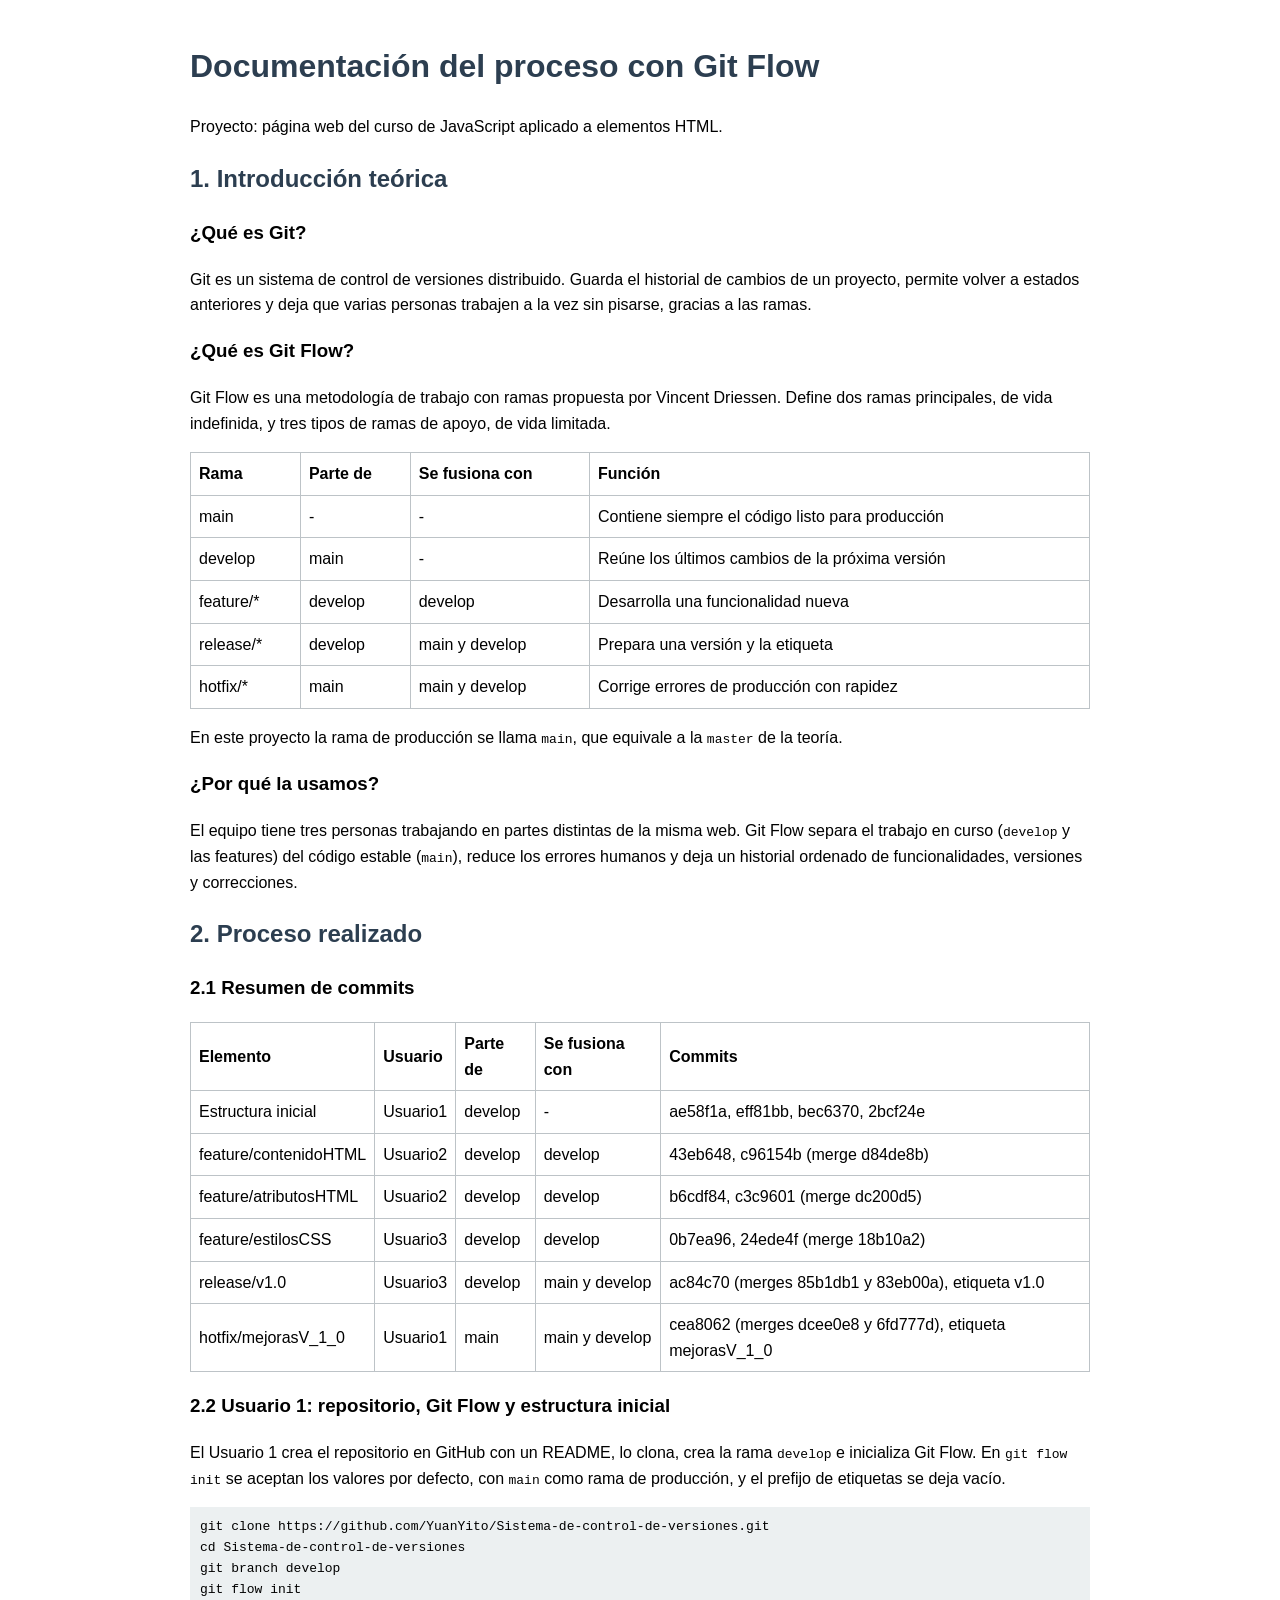
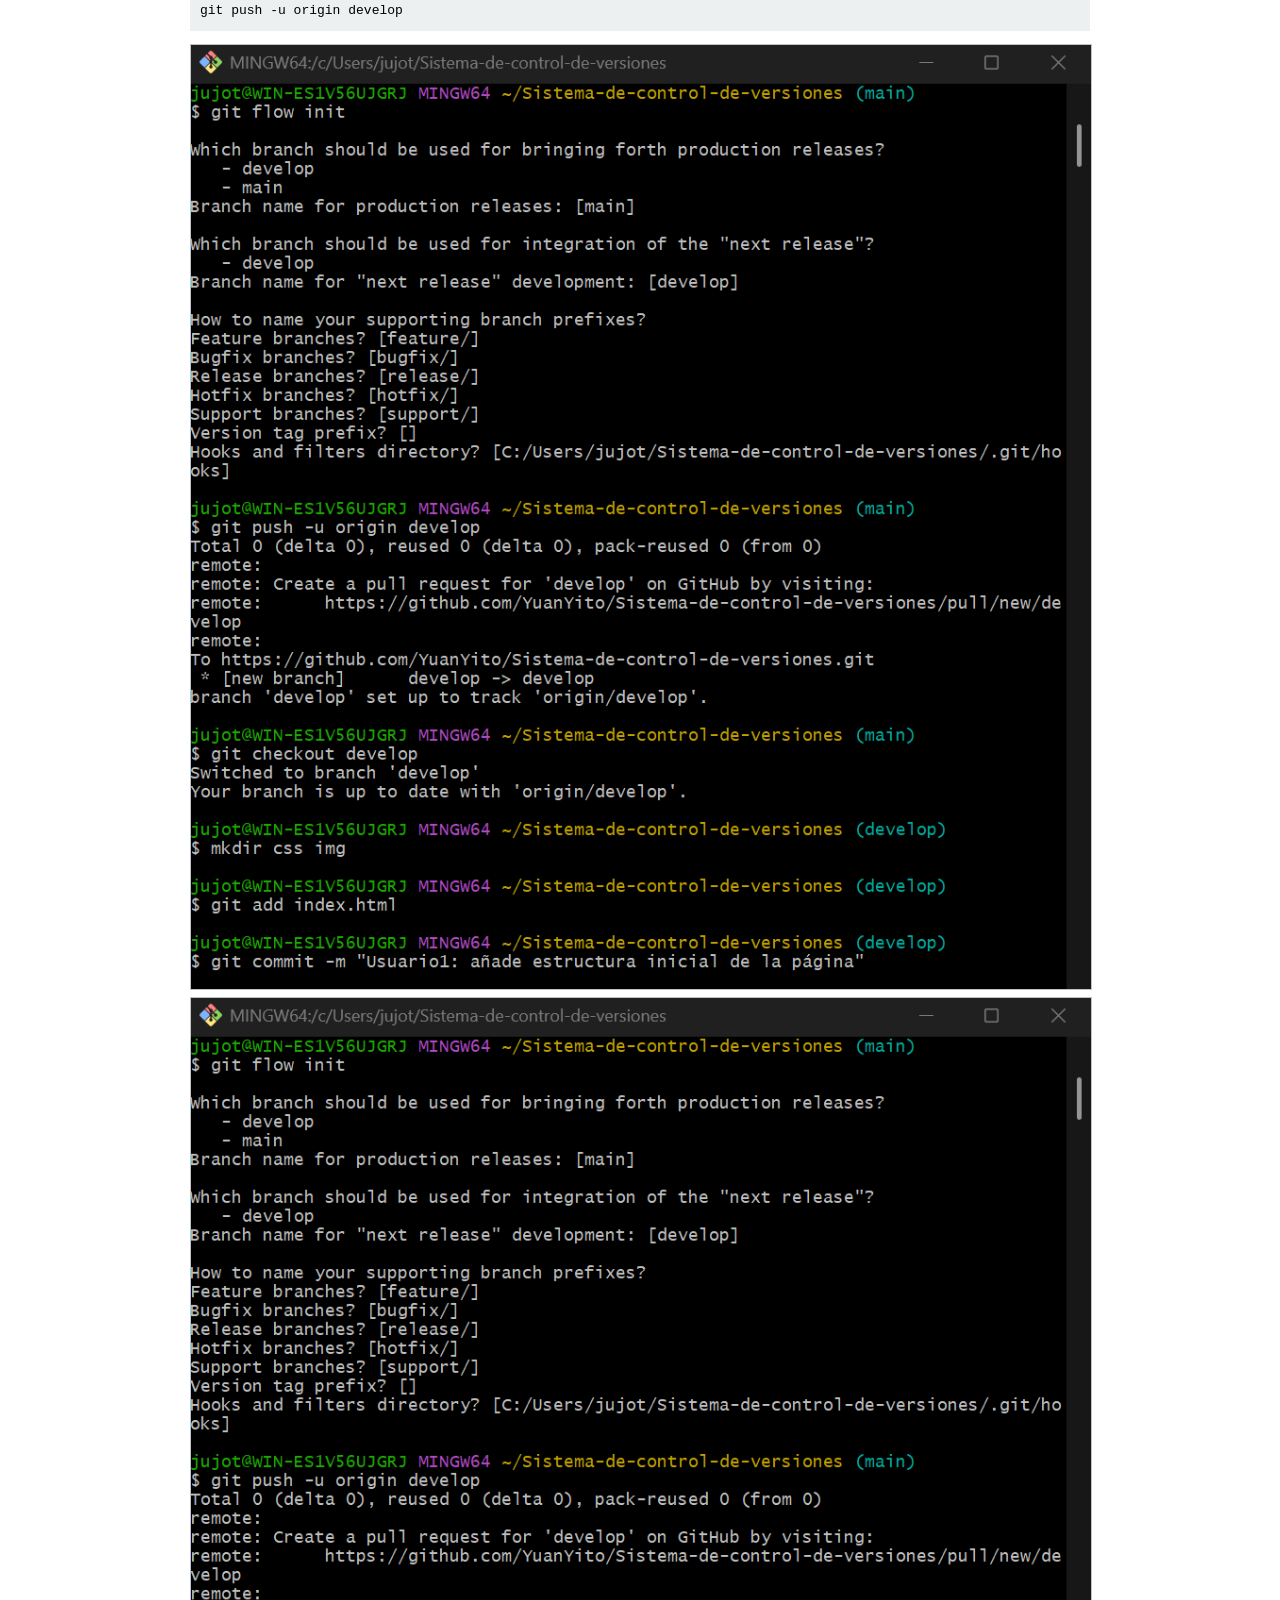
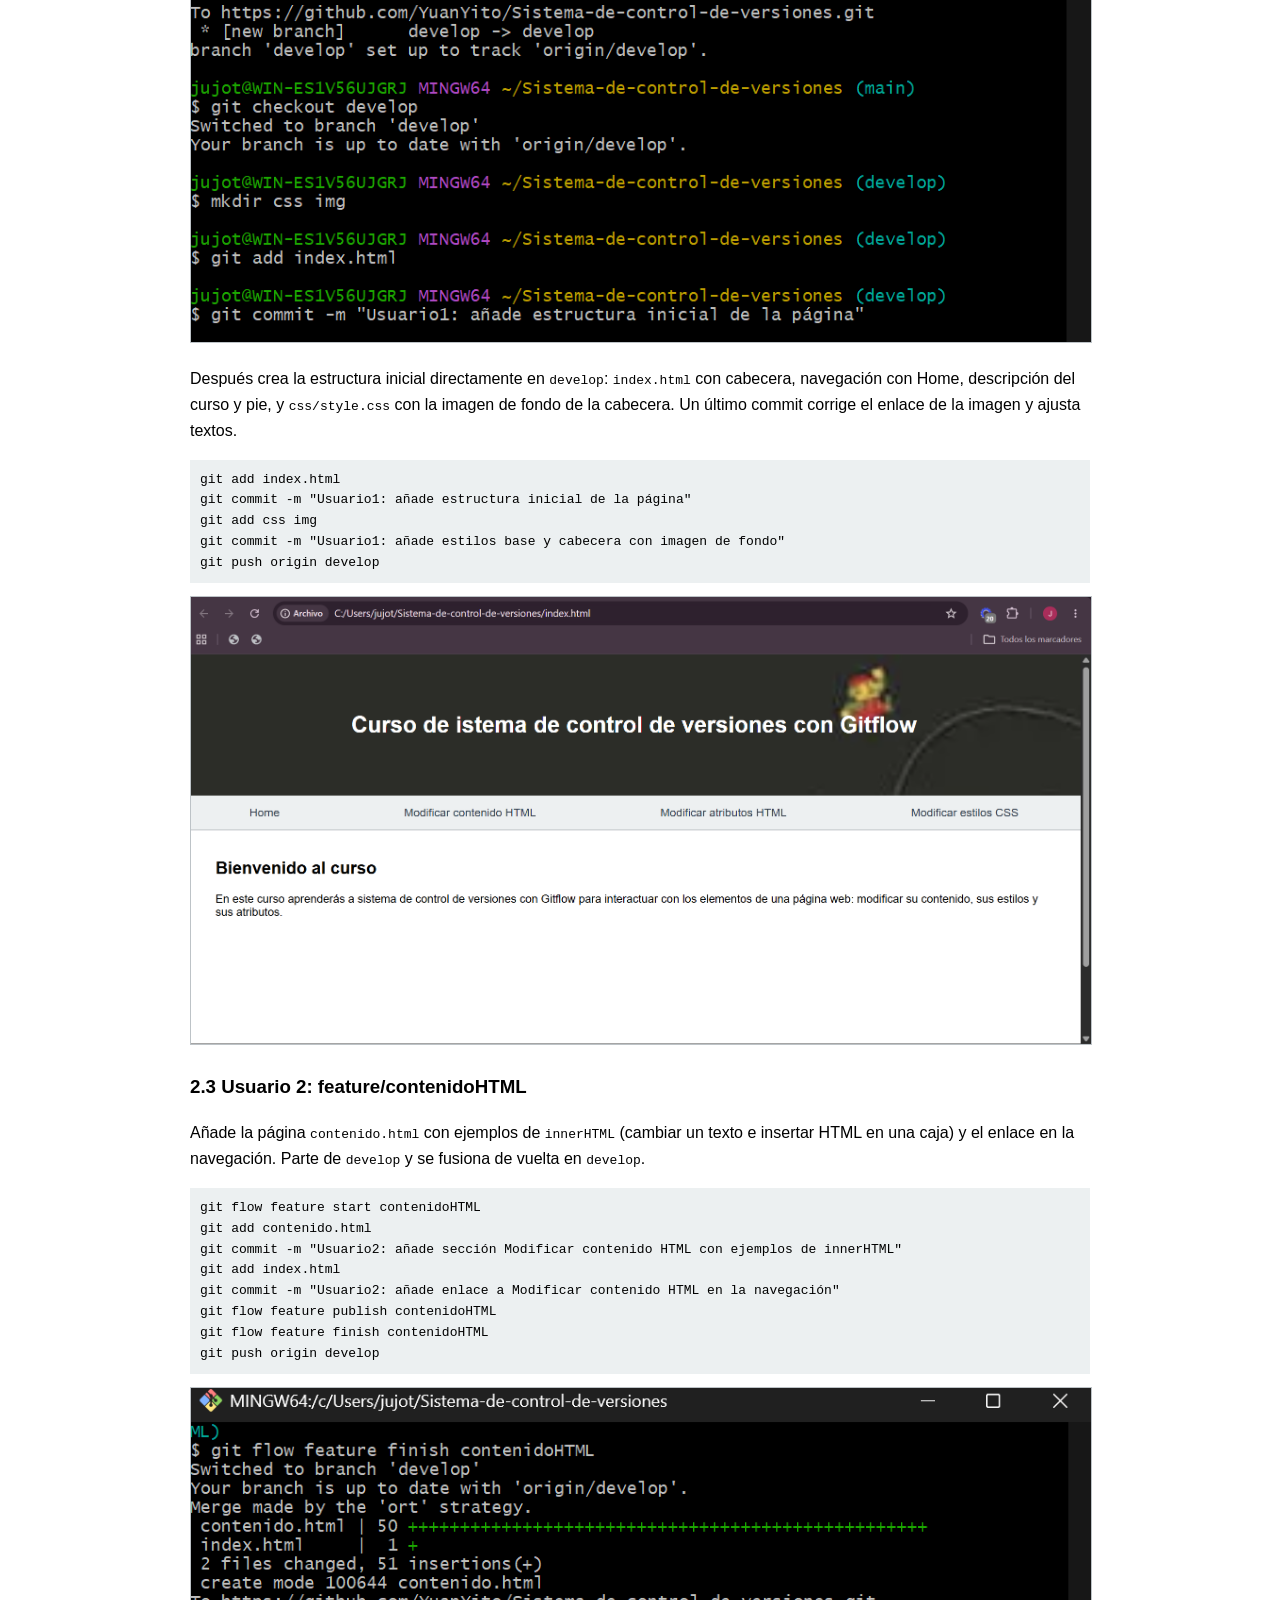
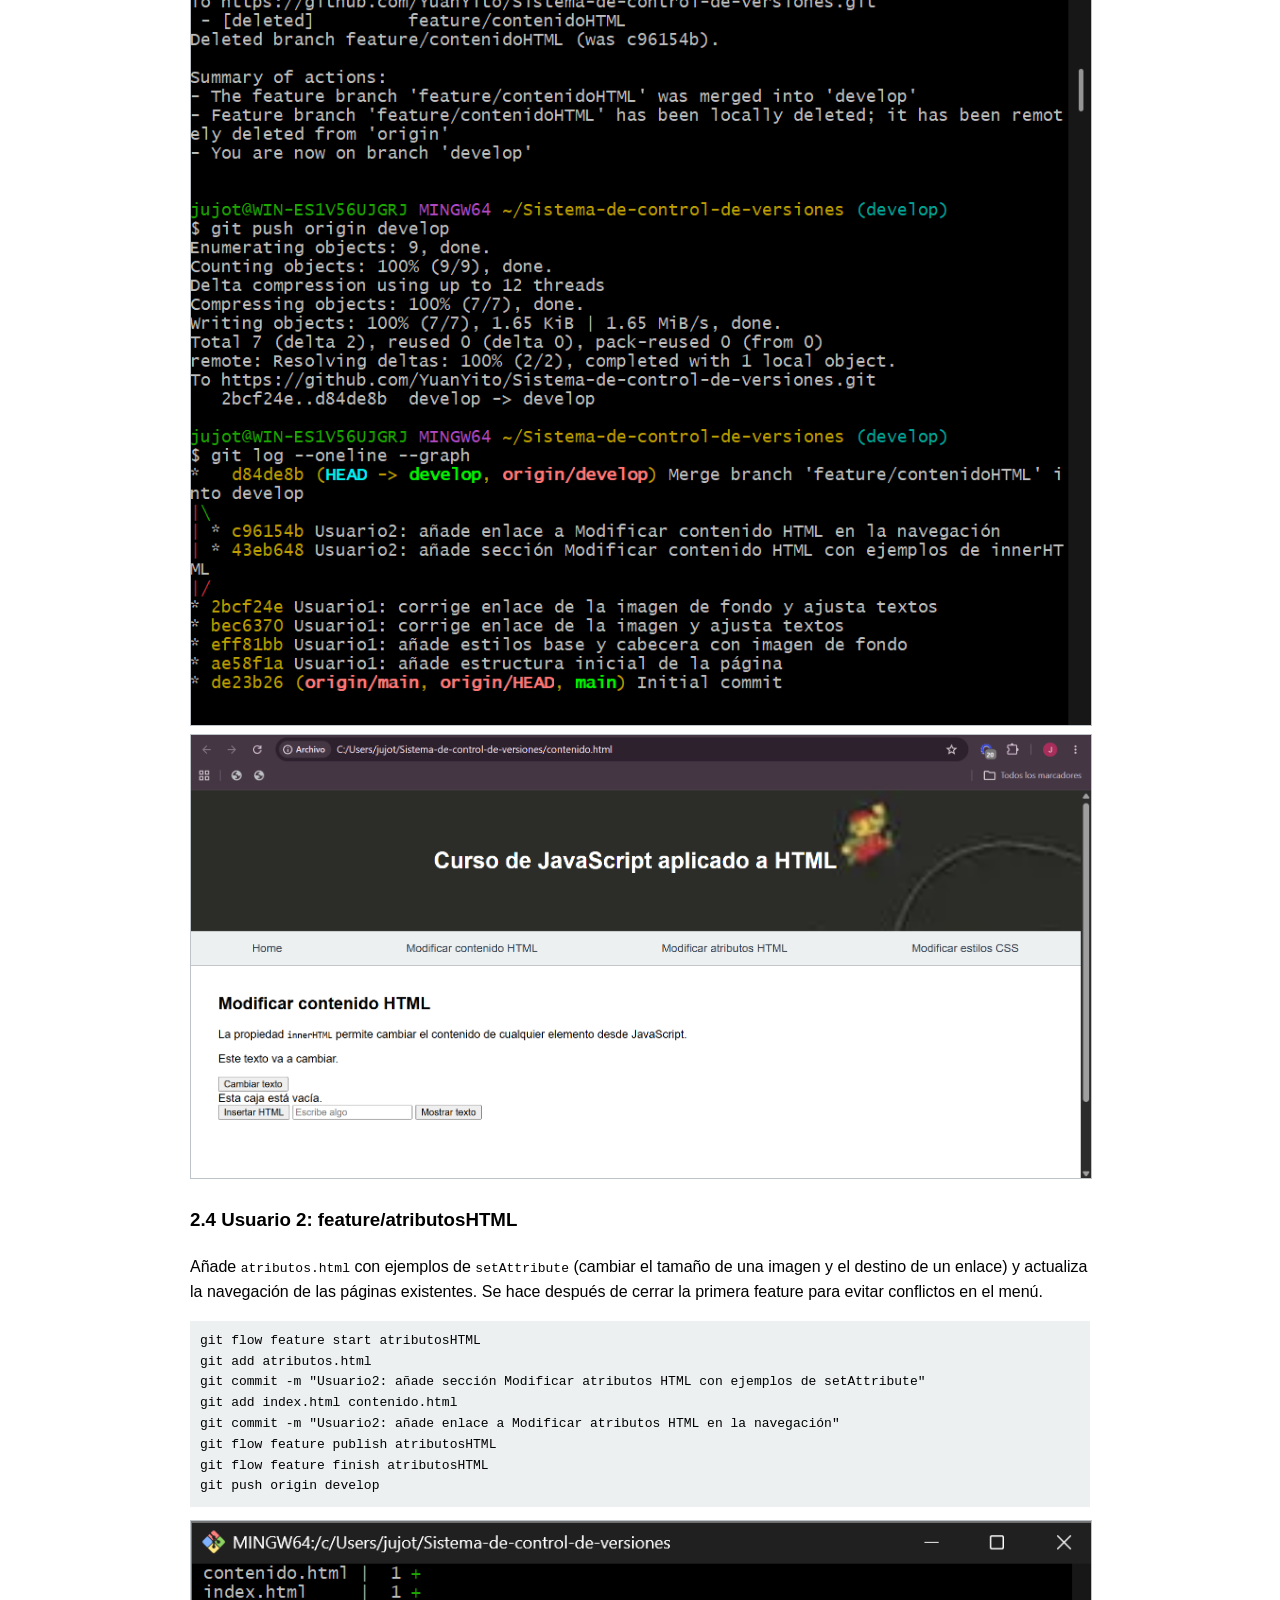
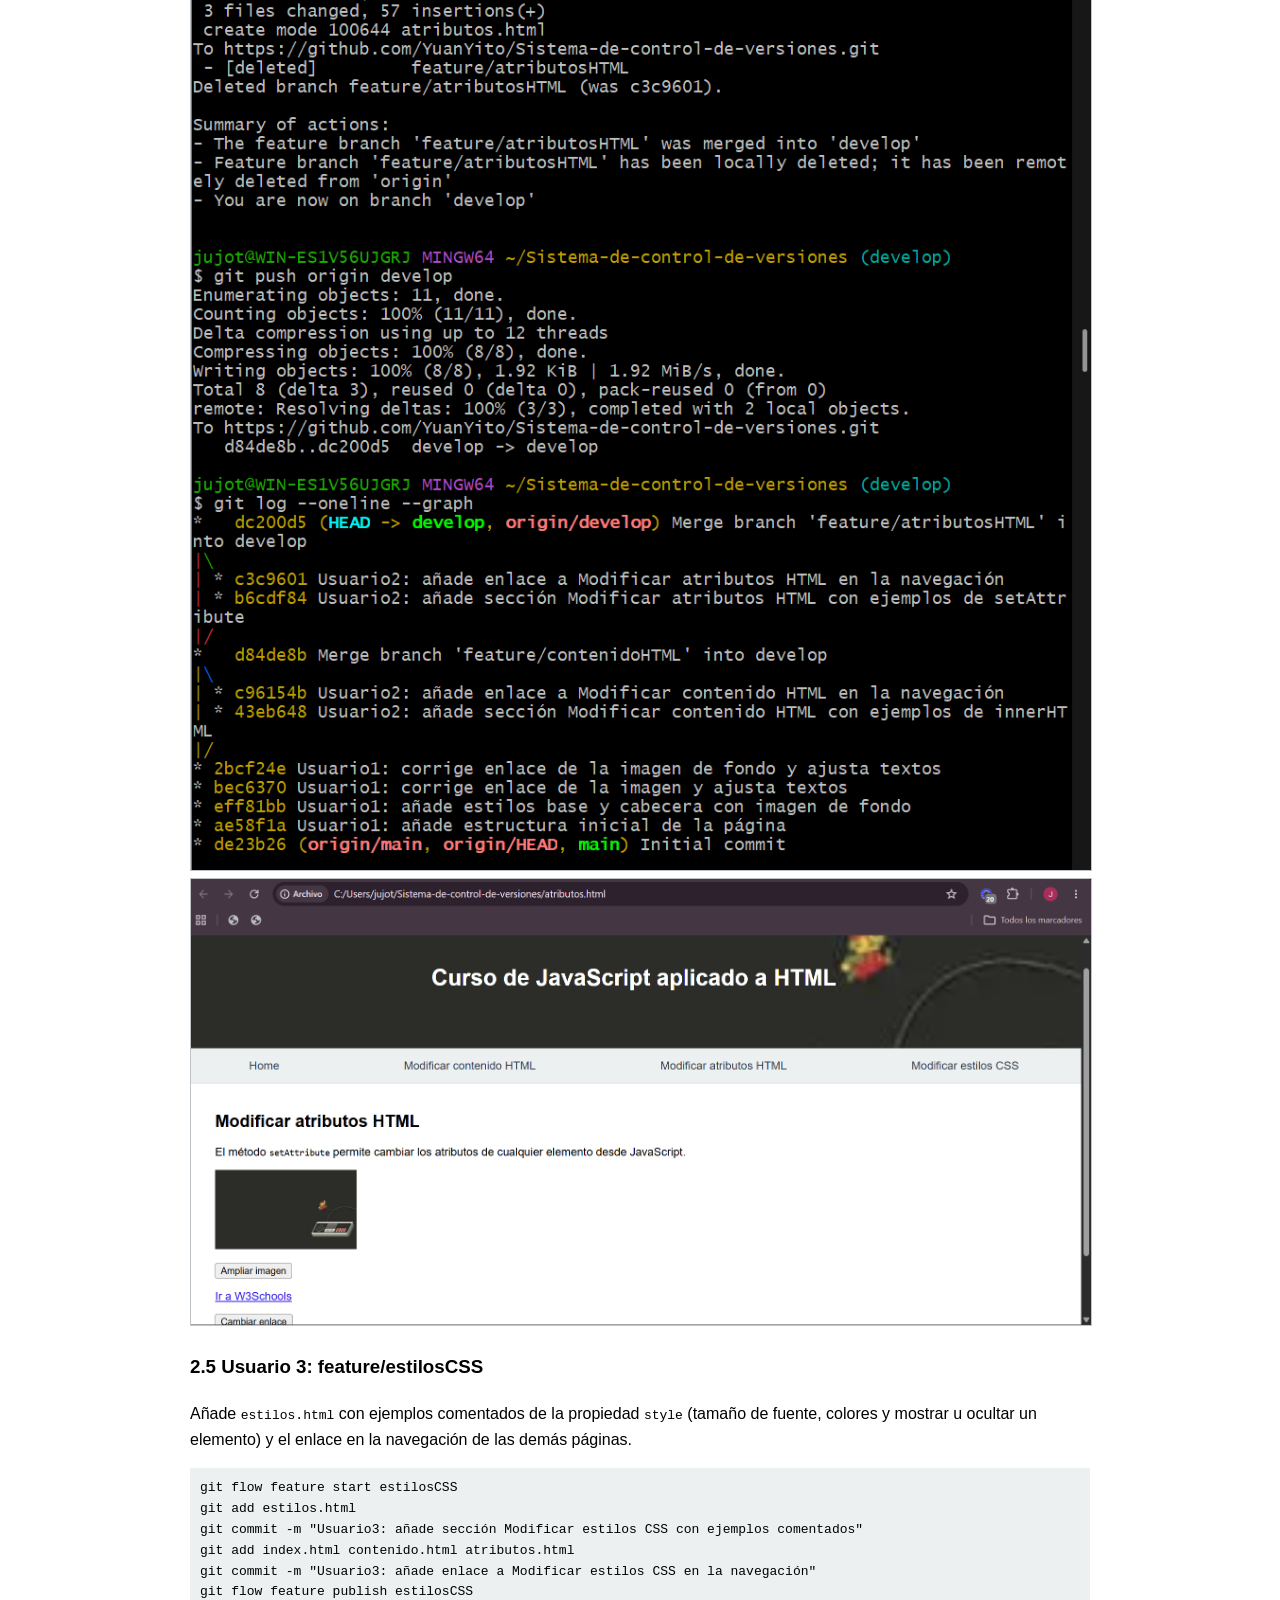
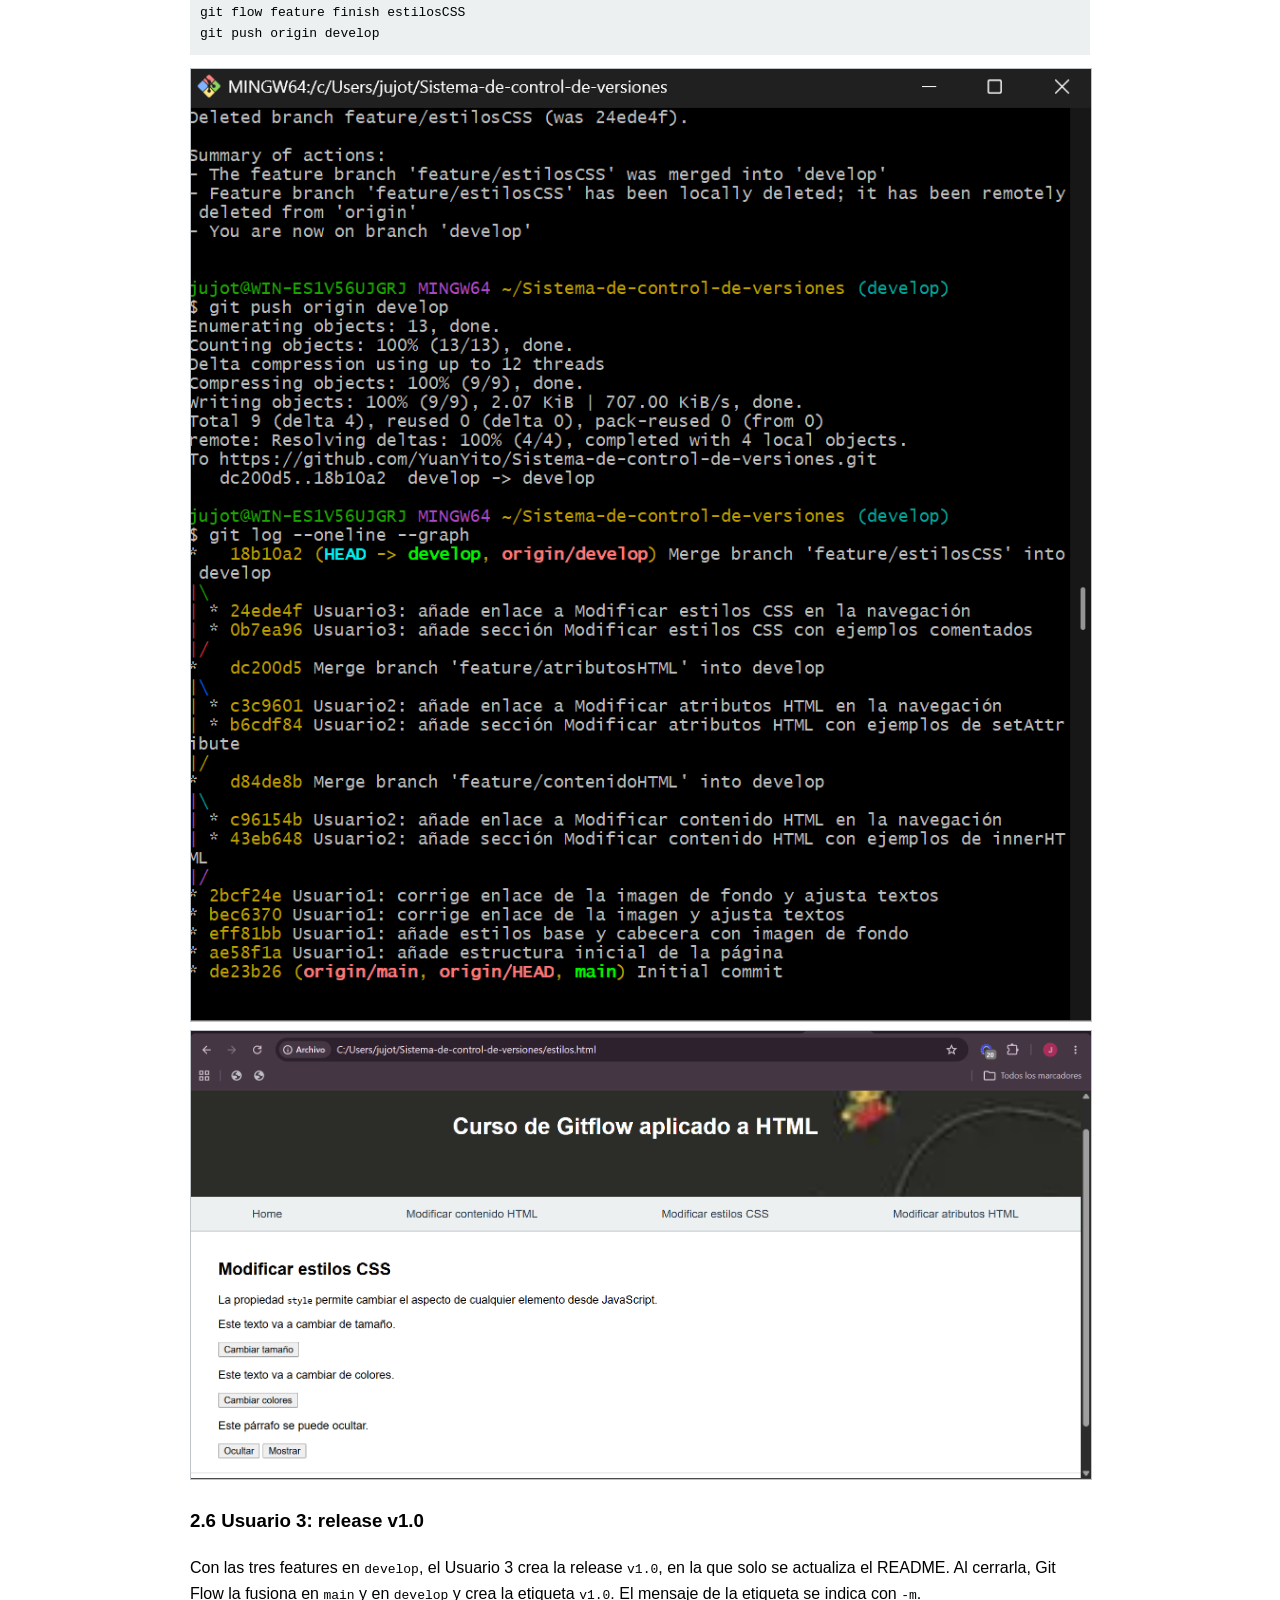
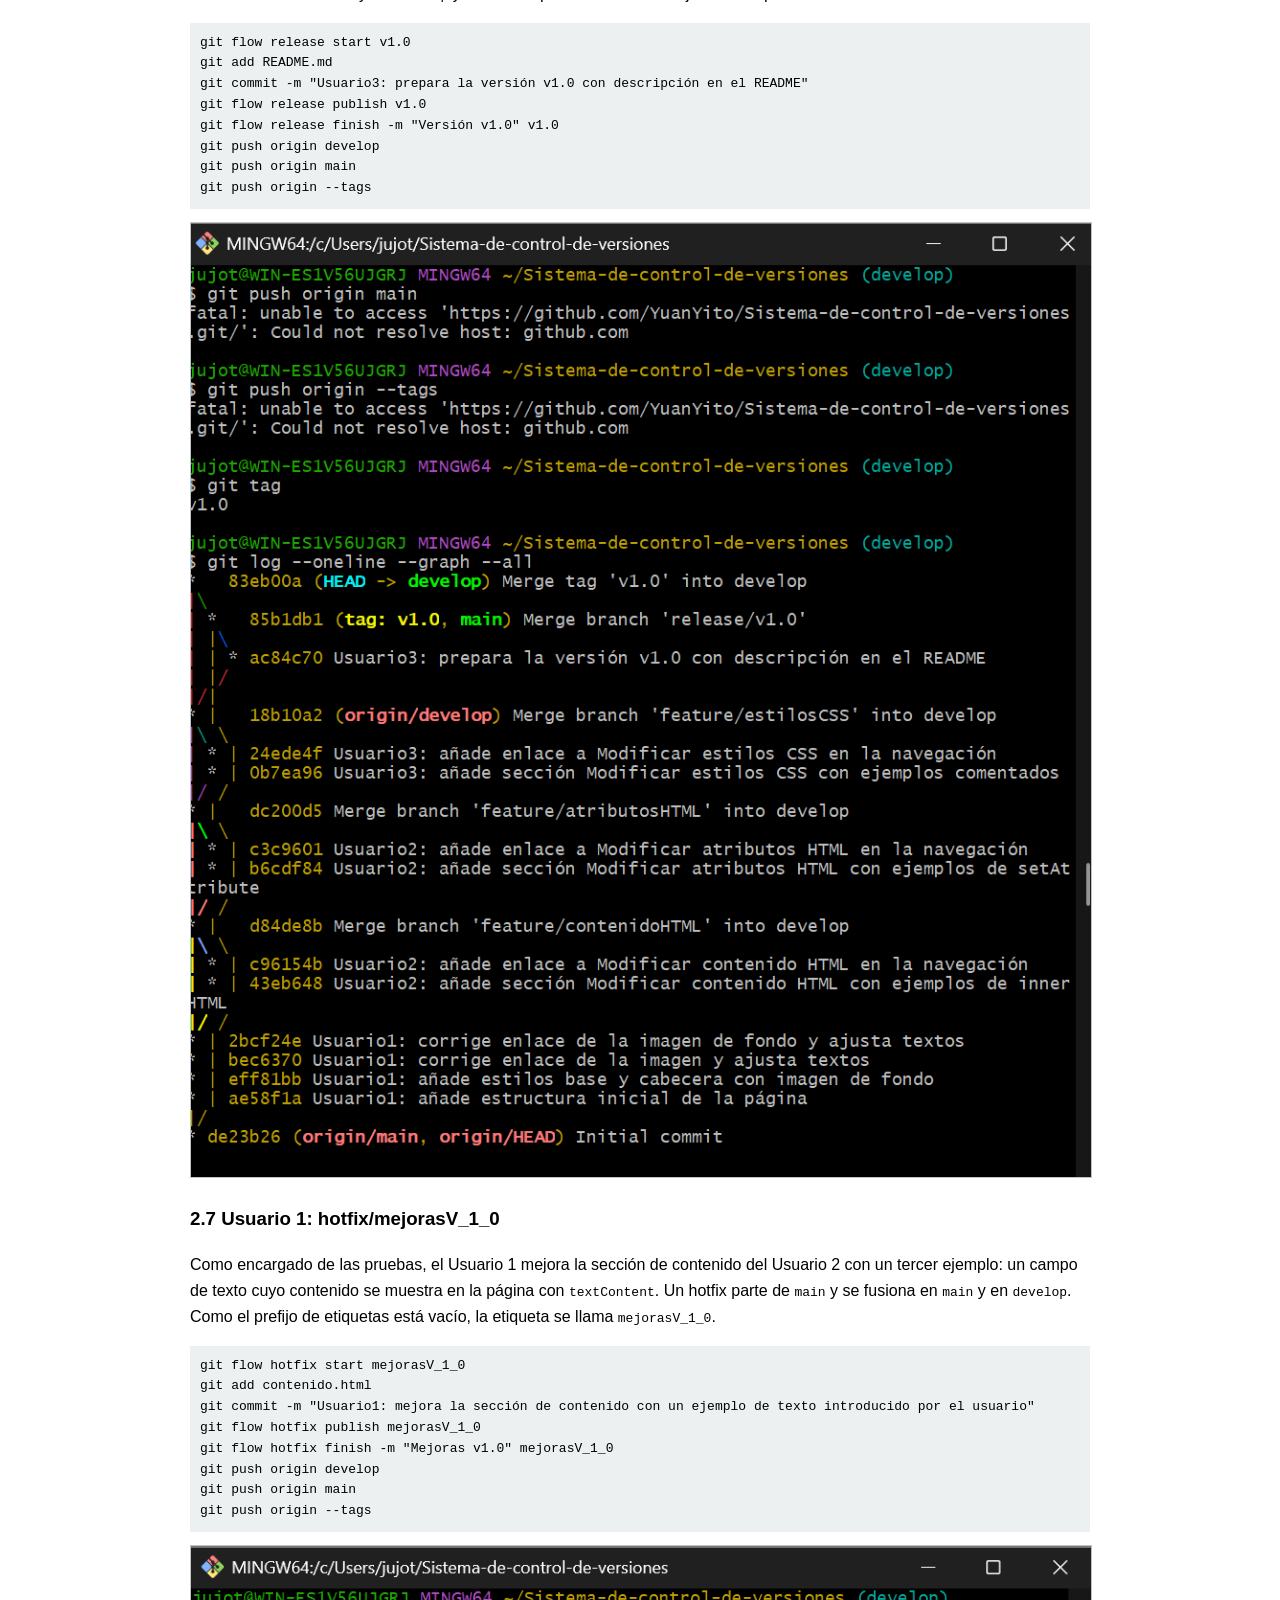
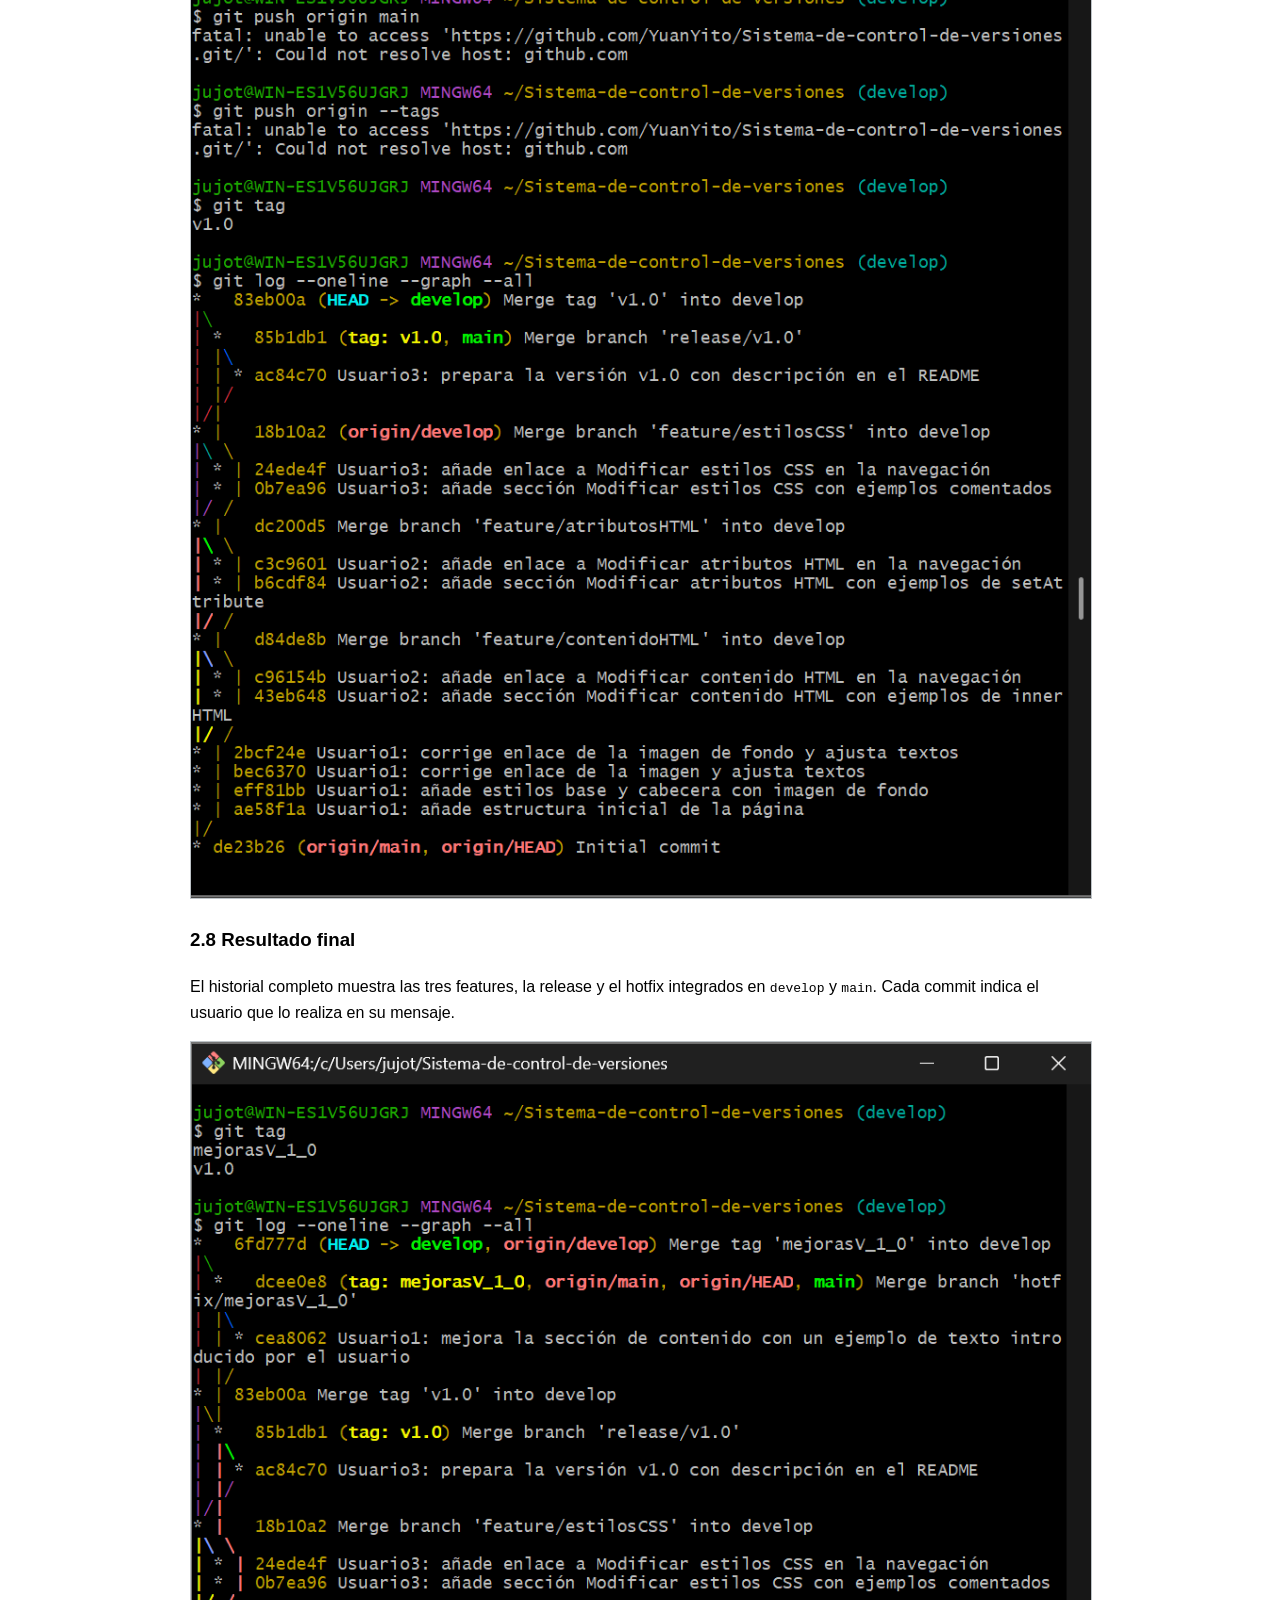
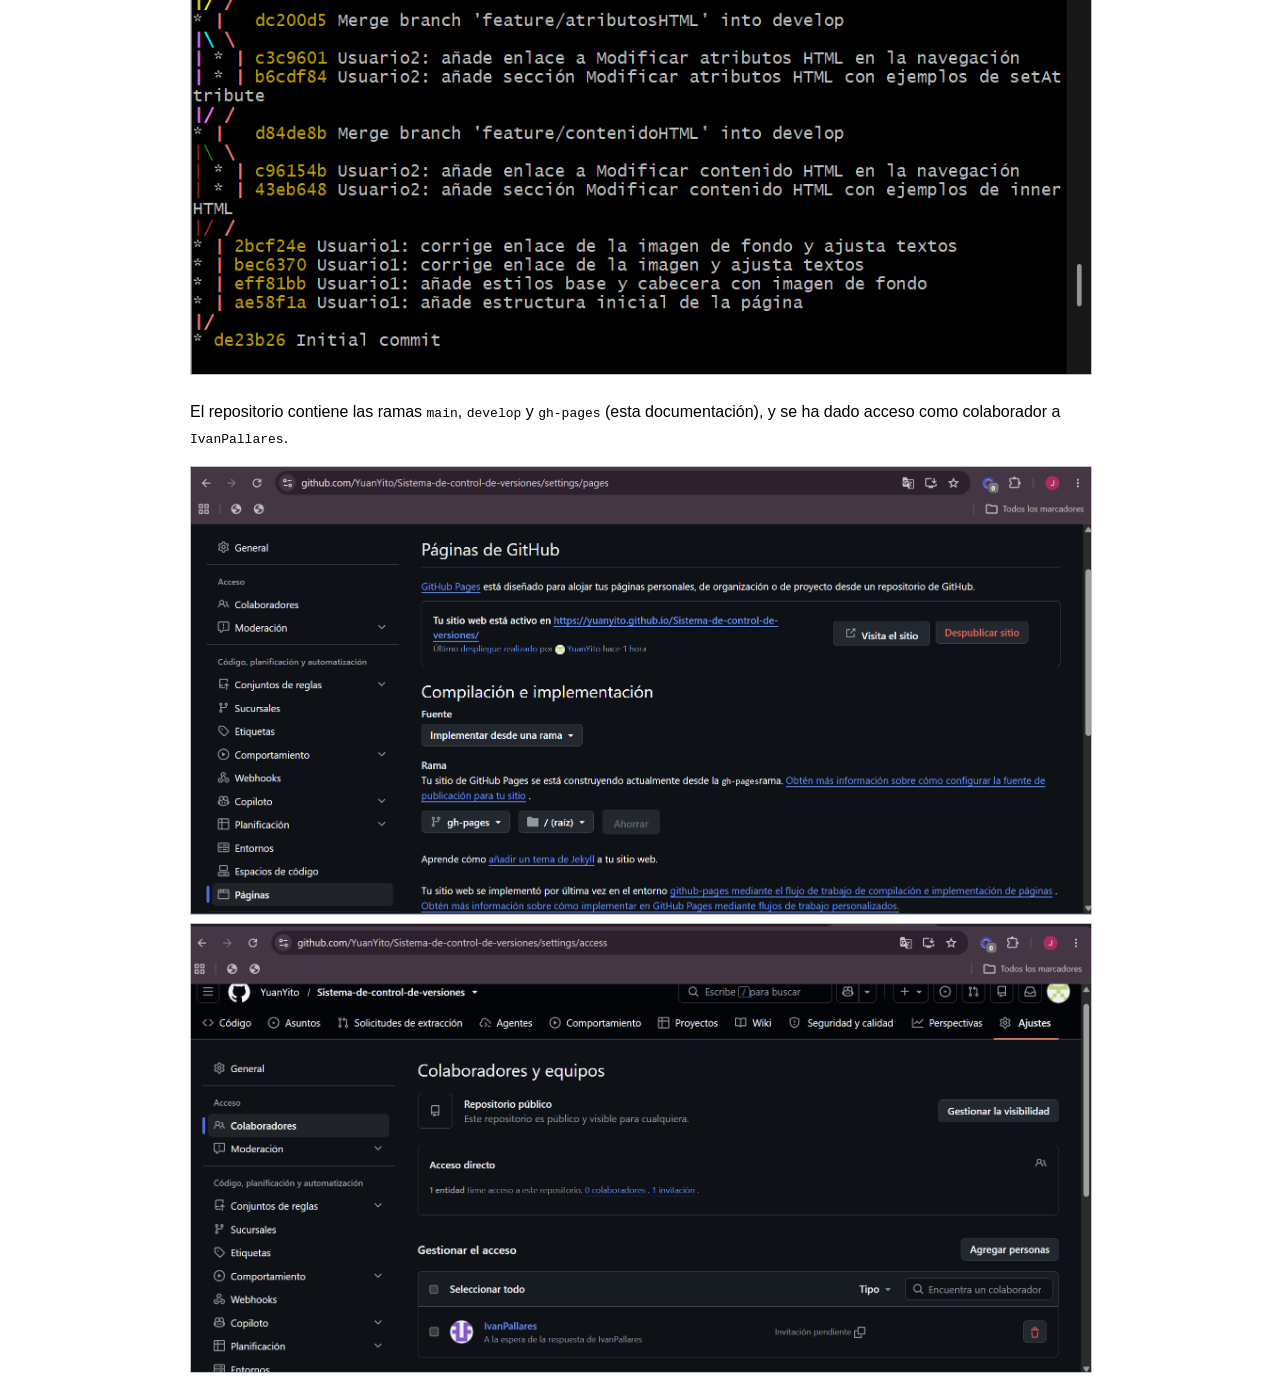
<file: index.html>
<!DOCTYPE html>
<html lang="es">
<head>
  <meta charset="UTF-8">
  <meta name="viewport" content="width=device-width, initial-scale=1.0">
  <title>Documentación: Git Flow en el curso de JavaScript</title>
  <style>
    body { font-family: Arial, sans-serif; max-width: 900px; margin: 0 auto; padding: 20px; line-height: 1.6; }
    h1, h2 { color: #2c3e50; }
    table { border-collapse: collapse; width: 100%; }
    th, td { border: 1px solid #bdc3c7; padding: 8px; text-align: left; }
    pre { background: #ecf0f1; padding: 10px; overflow-x: auto; }
    img { max-width: 100%; border: 1px solid #bdc3c7; }
  </style>
</head>
<body>
  <h1>Documentación del proceso con Git Flow</h1>
  <p>Proyecto: página web del curso de JavaScript aplicado a elementos HTML.</p>

  <h2>1. Introducción teórica</h2>

  <h3>¿Qué es Git?</h3>
  <p>Git es un sistema de control de versiones distribuido. Guarda el historial de cambios de un proyecto, permite volver a estados anteriores y deja que varias personas trabajen a la vez sin pisarse, gracias a las ramas.</p>

  <h3>¿Qué es Git Flow?</h3>
  <p>Git Flow es una metodología de trabajo con ramas propuesta por Vincent Driessen. Define dos ramas principales, de vida indefinida, y tres tipos de ramas de apoyo, de vida limitada.</p>
  <table>
    <tr><th>Rama</th><th>Parte de</th><th>Se fusiona con</th><th>Función</th></tr>
    <tr><td>main</td><td>-</td><td>-</td><td>Contiene siempre el código listo para producción</td></tr>
    <tr><td>develop</td><td>main</td><td>-</td><td>Reúne los últimos cambios de la próxima versión</td></tr>
    <tr><td>feature/*</td><td>develop</td><td>develop</td><td>Desarrolla una funcionalidad nueva</td></tr>
    <tr><td>release/*</td><td>develop</td><td>main y develop</td><td>Prepara una versión y la etiqueta</td></tr>
    <tr><td>hotfix/*</td><td>main</td><td>main y develop</td><td>Corrige errores de producción con rapidez</td></tr>
  </table>
  <p>En este proyecto la rama de producción se llama <code>main</code>, que equivale a la <code>master</code> de la teoría.</p>

  <h3>¿Por qué la usamos?</h3>
  <p>El equipo tiene tres personas trabajando en partes distintas de la misma web. Git Flow separa el trabajo en curso (<code>develop</code> y las features) del código estable (<code>main</code>), reduce los errores humanos y deja un historial ordenado de funcionalidades, versiones y correcciones.</p>

  <h2>2. Proceso realizado</h2>
    <h3>2.1 Resumen de commits</h3>
  <table>
    <tr><th>Elemento</th><th>Usuario</th><th>Parte de</th><th>Se fusiona con</th><th>Commits</th></tr>
    <tr><td>Estructura inicial</td><td>Usuario1</td><td>develop</td><td>-</td><td>ae58f1a, eff81bb, bec6370, 2bcf24e</td></tr>
    <tr><td>feature/contenidoHTML</td><td>Usuario2</td><td>develop</td><td>develop</td><td>43eb648, c96154b (merge d84de8b)</td></tr>
    <tr><td>feature/atributosHTML</td><td>Usuario2</td><td>develop</td><td>develop</td><td>b6cdf84, c3c9601 (merge dc200d5)</td></tr>
    <tr><td>feature/estilosCSS</td><td>Usuario3</td><td>develop</td><td>develop</td><td>0b7ea96, 24ede4f (merge 18b10a2)</td></tr>
    <tr><td>release/v1.0</td><td>Usuario3</td><td>develop</td><td>main y develop</td><td>ac84c70 (merges 85b1db1 y 83eb00a), etiqueta v1.0</td></tr>
    <tr><td>hotfix/mejorasV_1_0</td><td>Usuario1</td><td>main</td><td>main y develop</td><td>cea8062 (merges dcee0e8 y 6fd777d), etiqueta mejorasV_1_0</td></tr>
  </table>

  <h3>2.2 Usuario 1: repositorio, Git Flow y estructura inicial</h3>
  <p>El Usuario 1 crea el repositorio en GitHub con un README, lo clona, crea la rama <code>develop</code> e inicializa Git Flow. En <code>git flow init</code> se aceptan los valores por defecto, con <code>main</code> como rama de producción, y el prefijo de etiquetas se deja vacío.</p>
  <pre>git clone https://github.com/YuanYito/Sistema-de-control-de-versiones.git
cd Sistema-de-control-de-versiones
git branch develop
git flow init
git push -u origin develop</pre>
  <img src="capturas/01-creacion-repo.png" alt="Repositorio creado en GitHub">
  <img src="capturas/01-creacion-repo.png" alt="Salida de git flow init">

  <p>Después crea la estructura inicial directamente en <code>develop</code>: <code>index.html</code> con cabecera, navegación con Home, descripción del curso y pie, y <code>css/style.css</code> con la imagen de fondo de la cabecera. Un último commit corrige el enlace de la imagen y ajusta textos.</p>
  <pre>git add index.html
git commit -m "Usuario1: añade estructura inicial de la página"
git add css img
git commit -m "Usuario1: añade estilos base y cabecera con imagen de fondo"
git push origin develop</pre>
  <img src="capturas/Home.png" alt="Página Home del curso">

  <h3>2.3 Usuario 2: feature/contenidoHTML</h3>
  <p>Añade la página <code>contenido.html</code> con ejemplos de <code>innerHTML</code> (cambiar un texto e insertar HTML en una caja) y el enlace en la navegación. Parte de <code>develop</code> y se fusiona de vuelta en <code>develop</code>.</p>
  <pre>git flow feature start contenidoHTML
git add contenido.html
git commit -m "Usuario2: añade sección Modificar contenido HTML con ejemplos de innerHTML"
git add index.html
git commit -m "Usuario2: añade enlace a Modificar contenido HTML en la navegación"
git flow feature publish contenidoHTML
git flow feature finish contenidoHTML
git push origin develop</pre>
  <img src="capturas/04-feature-contenidoHTML.png" alt="Cierre de feature/contenidoHTML y grafo">
  <img src="capturas/Contenido.png" alt="Página Modificar contenido HTML">

  <h3>2.4 Usuario 2: feature/atributosHTML</h3>
  <p>Añade <code>atributos.html</code> con ejemplos de <code>setAttribute</code> (cambiar el tamaño de una imagen y el destino de un enlace) y actualiza la navegación de las páginas existentes. Se hace después de cerrar la primera feature para evitar conflictos en el menú.</p>
  <pre>git flow feature start atributosHTML
git add atributos.html
git commit -m "Usuario2: añade sección Modificar atributos HTML con ejemplos de setAttribute"
git add index.html contenido.html
git commit -m "Usuario2: añade enlace a Modificar atributos HTML en la navegación"
git flow feature publish atributosHTML
git flow feature finish atributosHTML
git push origin develop</pre>
  <img src="capturas/05-feature-atributosHTML.png" alt="Cierre de feature/atributosHTML y grafo">
  <img src="capturas/Atributos.png" alt="Página Modificar atributos HTML">

  <h3>2.5 Usuario 3: feature/estilosCSS</h3>
  <p>Añade <code>estilos.html</code> con ejemplos comentados de la propiedad <code>style</code> (tamaño de fuente, colores y mostrar u ocultar un elemento) y el enlace en la navegación de las demás páginas.</p>
  <pre>git flow feature start estilosCSS
git add estilos.html
git commit -m "Usuario3: añade sección Modificar estilos CSS con ejemplos comentados"
git add index.html contenido.html atributos.html
git commit -m "Usuario3: añade enlace a Modificar estilos CSS en la navegación"
git flow feature publish estilosCSS
git flow feature finish estilosCSS
git push origin develop</pre>
  <img src="capturas/06-feature-estilosCSS.png" alt="Cierre de feature/estilosCSS y grafo">
  <img src="capturas/Estilos.png" alt="Página Modificar estilos CSS">

  <h3>2.6 Usuario 3: release v1.0</h3>
  <p>Con las tres features en <code>develop</code>, el Usuario 3 crea la release <code>v1.0</code>, en la que solo se actualiza el README. Al cerrarla, Git Flow la fusiona en <code>main</code> y en <code>develop</code> y crea la etiqueta <code>v1.0</code>. El mensaje de la etiqueta se indica con <code>-m</code>.</p>
  <pre>git flow release start v1.0
git add README.md
git commit -m "Usuario3: prepara la versión v1.0 con descripción en el README"
git flow release publish v1.0
git flow release finish -m "Versión v1.0" v1.0
git push origin develop
git push origin main
git push origin --tags</pre>
  <img src="capturas/07-release-v1.0.png" alt="Cierre de la release v1.0 y etiqueta">

  <h3>2.7 Usuario 1: hotfix/mejorasV_1_0</h3>
  <p>Como encargado de las pruebas, el Usuario 1 mejora la sección de contenido del Usuario 2 con un tercer ejemplo: un campo de texto cuyo contenido se muestra en la página con <code>textContent</code>. Un hotfix parte de <code>main</code> y se fusiona en <code>main</code> y en <code>develop</code>. Como el prefijo de etiquetas está vacío, la etiqueta se llama <code>mejorasV_1_0</code>.</p>
  <pre>git flow hotfix start mejorasV_1_0
git add contenido.html
git commit -m "Usuario1: mejora la sección de contenido con un ejemplo de texto introducido por el usuario"
git flow hotfix publish mejorasV_1_0
git flow hotfix finish -m "Mejoras v1.0" mejorasV_1_0
git push origin develop
git push origin main
git push origin --tags</pre>
  <img src="capturas/08-hotfix-mejorasV_1_0.png" alt="Cierre del hotfix y etiqueta">

  <h3>2.8 Resultado final</h3>
  <p>El historial completo muestra las tres features, la release y el hotfix integrados en <code>develop</code> y <code>main</code>. Cada commit indica el usuario que lo realiza en su mensaje.</p>
  <img src="capturas/09-grafo-final.png" alt="Grafo final de commits">
  <p>El repositorio contiene las ramas <code>main</code>, <code>develop</code> y <code>gh-pages</code> (esta documentación), y se ha dado acceso como colaborador a <code>IvanPallares</code>.</p>
  <img src="capturas/10-github-pages.png" alt="Configuración de GitHub Pages">
  <img src="capturas/11-colaborador.png" alt="Colaborador añadido al repositorio">
</body>
</html>
</file>
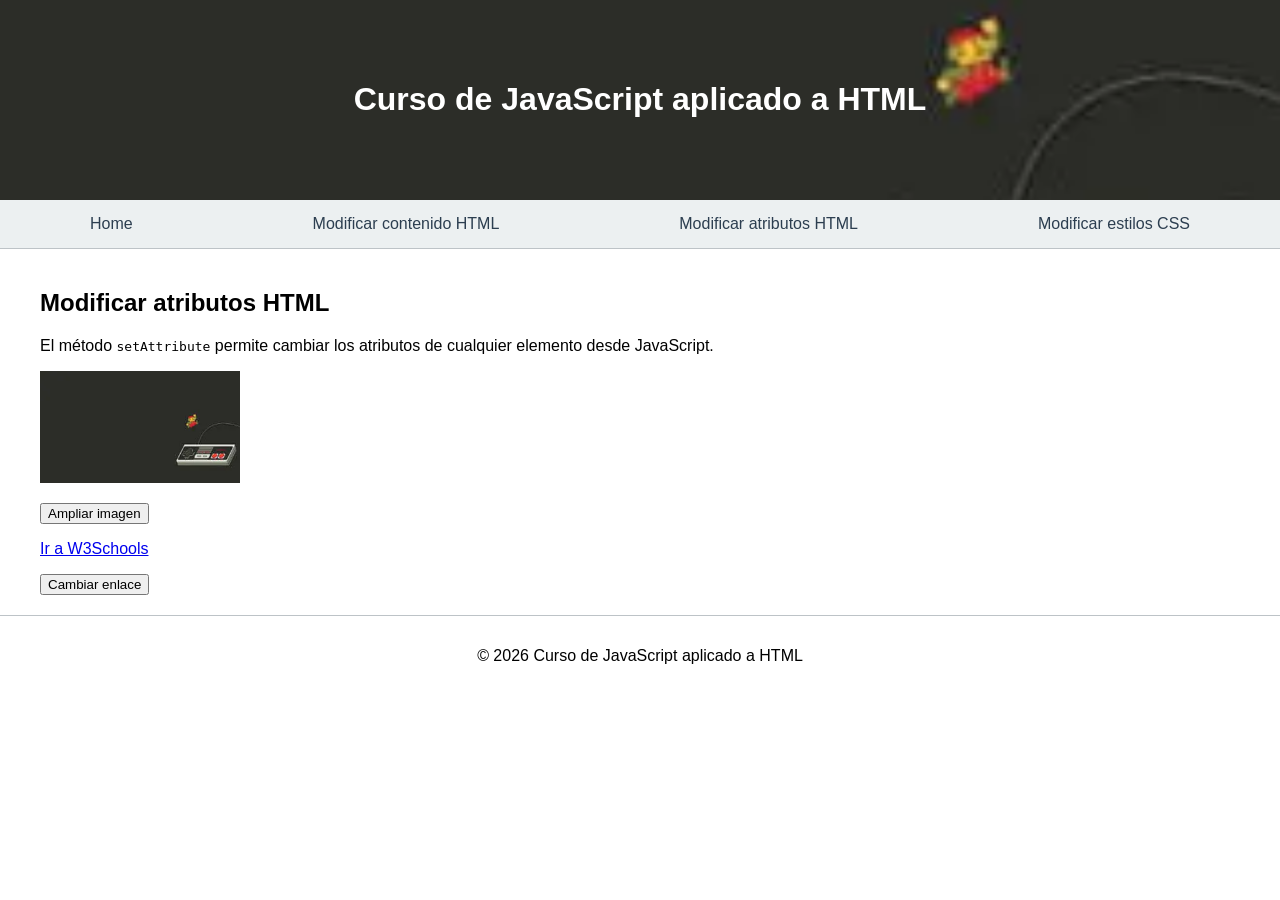
<file: atributos.html>
<!DOCTYPE html>
<html lang="es">
<head>
  <meta charset="UTF-8">
  <meta name="viewport" content="width=device-width, initial-scale=1.0">
  <title>Modificar atributos HTML</title>
  <link rel="stylesheet" href="css/style.css">
</head>
<body>
  <header>
    <h1>Curso de JavaScript aplicado a HTML</h1>
  </header>

  <nav>
    <ul>
      <li><a href="index.html">Home</a></li>
      <li><a href="contenido.html">Modificar contenido HTML</a></li>
      <li><a href="atributos.html">Modificar atributos HTML</a></li>
      <li><a href="estilos.html">Modificar estilos CSS</a></li>
    </ul>
  </nav>

  <main>
    <h2>Modificar atributos HTML</h2>
    <p>El método <code>setAttribute</code> permite cambiar los atributos de cualquier elemento desde JavaScript.</p>

    <!-- Ejemplo 1: cambiar el tamaño y el texto alternativo de una imagen -->
    <img id="imagen" src="img/img-fondo.webp" width="200" alt="Imagen pequeña">
    <p><button type="button" onclick="ampliarImagen()">Ampliar imagen</button></p>

    <!-- Ejemplo 2: cambiar el destino de un enlace -->
    <p><a id="enlace" href="https://www.w3schools.com">Ir a W3Schools</a></p>
    <button type="button" onclick="cambiarEnlace()">Cambiar enlace</button>

    <script>
      // setAttribute(nombre, valor) modifica un atributo existente o lo crea
      function ampliarImagen() {
        const imagen = document.getElementById("imagen");
        imagen.setAttribute("width", "400");
        imagen.setAttribute("alt", "Imagen ampliada");
      }

      // Aquí cambiamos el atributo href y el texto del enlace
      function cambiarEnlace() {
        const enlace = document.getElementById("enlace");
        enlace.setAttribute("href", "https://developer.mozilla.org");
        enlace.innerHTML = "Ir a MDN Web Docs";
      }
    </script>
  </main>

  <footer>
    <p>&copy; 2026 Curso de JavaScript aplicado a HTML</p>
  </footer>
</body>
</html>
</file>
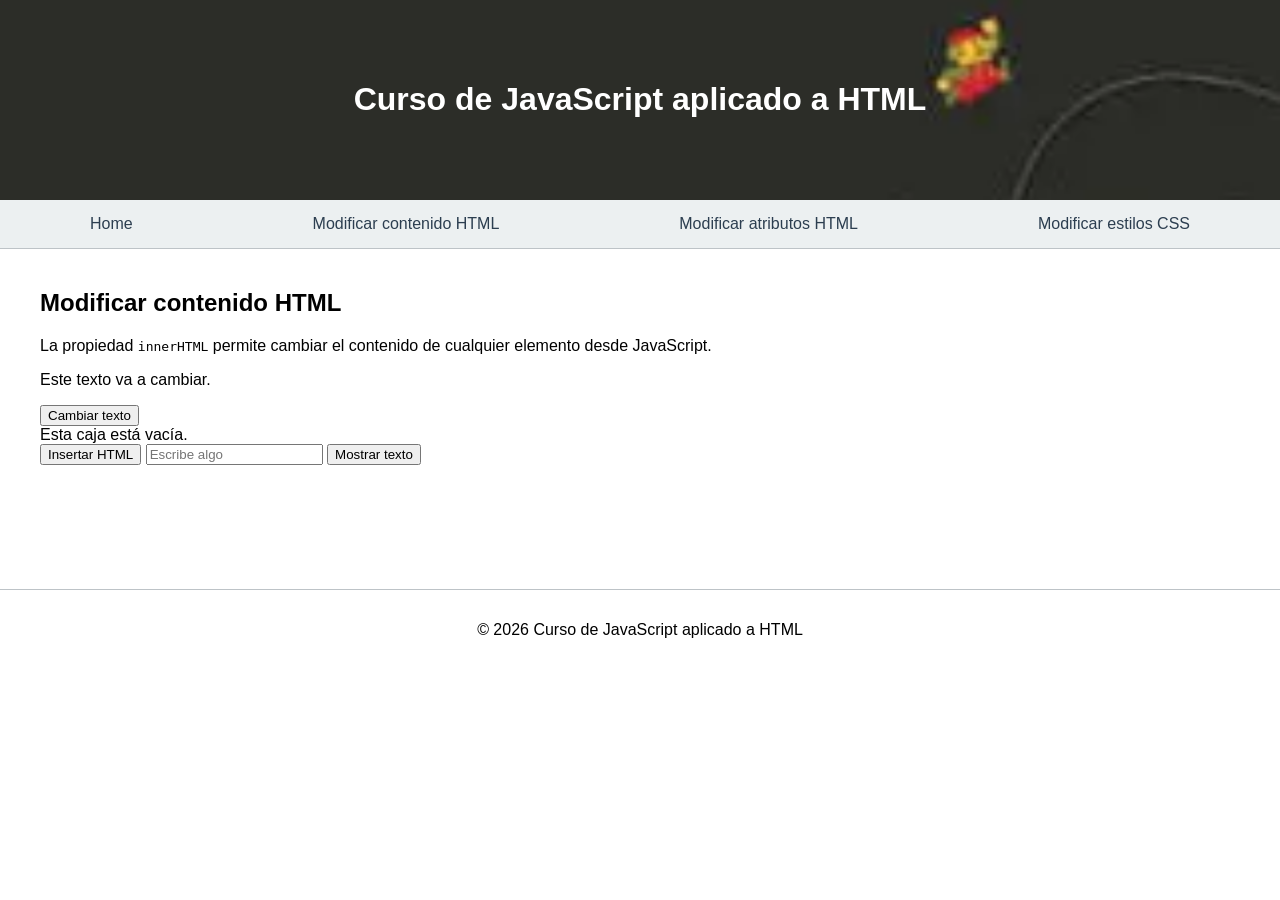
<file: contenido.html>
<!DOCTYPE html>
<html lang="es">
<head>
  <meta charset="UTF-8">
  <meta name="viewport" content="width=device-width, initial-scale=1.0">
  <title>Modificar contenido HTML</title>
  <link rel="stylesheet" href="css/style.css">
</head>
<body>
  <header>
    <h1>Curso de JavaScript aplicado a HTML</h1>
  </header>

  <nav>
    <ul>
      <li><a href="index.html">Home</a></li>
      <li><a href="contenido.html">Modificar contenido HTML</a></li>
      <li><a href="atributos.html">Modificar atributos HTML</a></li>
      <li><a href="estilos.html">Modificar estilos CSS</a></li>
    </ul>
  </nav>

  <main>
    <h2>Modificar contenido HTML</h2>
    <p>La propiedad <code>innerHTML</code> permite cambiar el contenido de cualquier elemento desde JavaScript.</p>

    <!-- Ejemplo 1: cambiar un texto -->
    <p id="demo">Este texto va a cambiar.</p>
    <button type="button" onclick="cambiarTexto()">Cambiar texto</button>

    <!-- Ejemplo 2: insertar HTML dentro de un elemento -->
    <div id="caja">Esta caja está vacía.</div>
    <button type="button" onclick="insertarHTML()">Insertar HTML</button>

    <!-- Ejemplo 3: mostrar el texto escrito por el usuario -->
<input type="text" id="entrada" placeholder="Escribe algo">
<button type="button" onclick="mostrarEntrada()">Mostrar texto</button>
<p id="resultado"></p>

    <script>
      // Busca el elemento con id "demo" y sustituye su contenido
      function cambiarTexto() {
        document.getElementById("demo").innerHTML = "¡Hola desde JavaScript!";
      }

      // innerHTML también interpreta etiquetas HTML
      function insertarHTML() {
        document.getElementById("caja").innerHTML = "<strong>Contenido</strong> con <em>formato</em>";
      }

      // Lee lo que ha escrito el usuario y lo muestra en el párrafo.
// Se usa textContent y no innerHTML para que no se interprete como HTML.
function mostrarEntrada() {
  const texto = document.getElementById("entrada").value;
  document.getElementById("resultado").textContent = texto;
}
    </script>
  </main>

  <footer>
    <p>&copy; 2026 Curso de JavaScript aplicado a HTML</p>
  </footer>
</body>
</html>
</file>
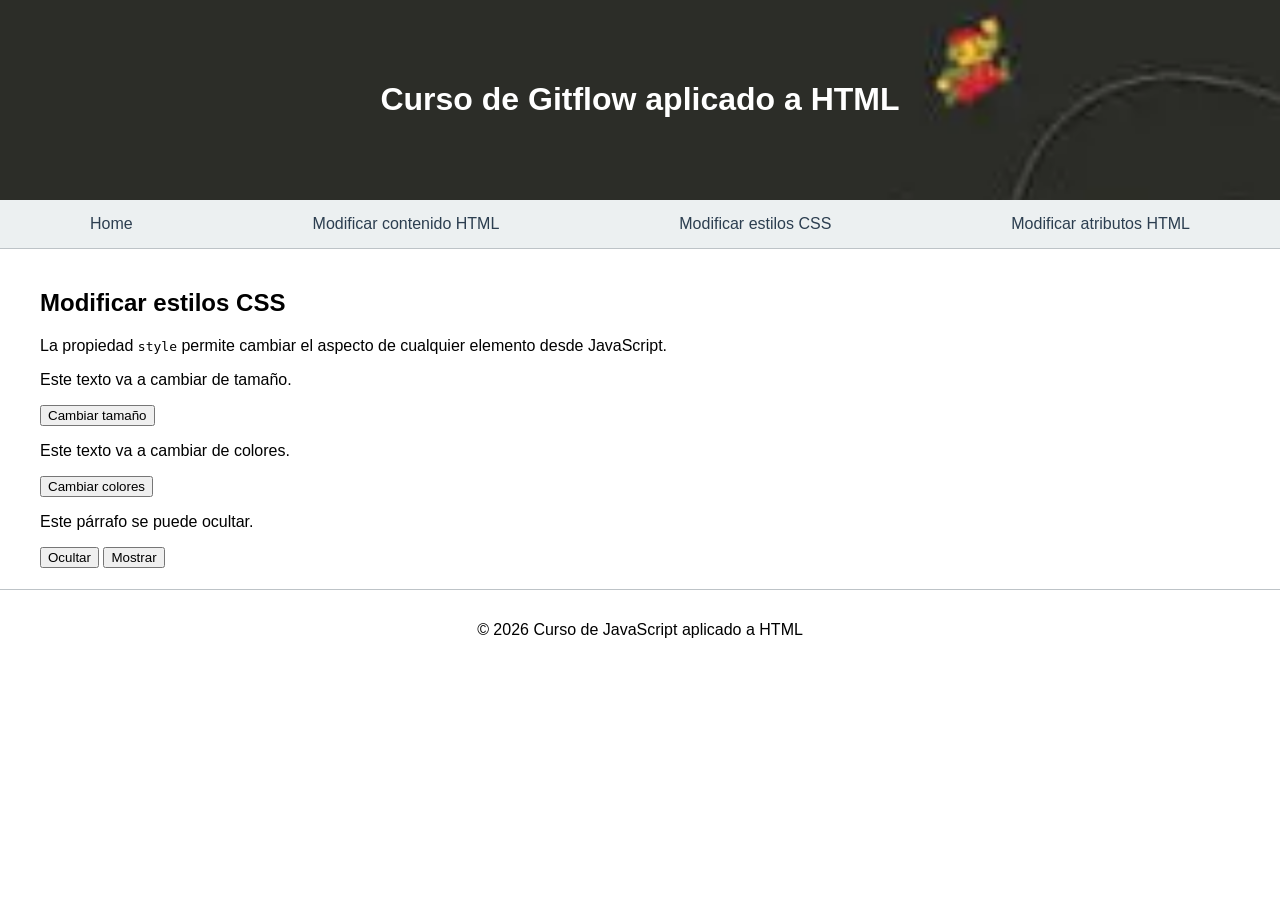
<file: estilos.html>
<!DOCTYPE html>
<html lang="es">
<head>
  <meta charset="UTF-8">
  <meta name="viewport" content="width=device-width, initial-scale=1.0">
  <title>Modificar estilos CSS</title>
  <link rel="stylesheet" href="css/style.css">
</head>
<body>
  <header>
    <h1>Curso de Gitflow aplicado a HTML</h1>
  </header>

  <nav>
    <ul>
      <li><a href="index.html">Home</a></li>
      <li><a href="contenido.html">Modificar contenido HTML</a></li>
      <li><a href="estilos.html">Modificar estilos CSS</a></li>
      <li><a href="atributos.html">Modificar atributos HTML</a></li>
    </ul>
  </nav>

  <main>
    <h2>Modificar estilos CSS</h2>
    <p>La propiedad <code>style</code> permite cambiar el aspecto de cualquier elemento desde JavaScript.</p>

    <!-- Ejemplo 1: cambiar el tamaño de la fuente -->
    <p id="texto1">Este texto va a cambiar de tamaño.</p>
    <button type="button" onclick="cambiarTamano()">Cambiar tamaño</button>

    <!-- Ejemplo 2: cambiar el color y el fondo -->
    <p id="texto2">Este texto va a cambiar de colores.</p>
    <button type="button" onclick="cambiarColores()">Cambiar colores</button>

    <!-- Ejemplo 3: mostrar y ocultar un elemento -->
    <p id="texto3">Este párrafo se puede ocultar.</p>
    <button type="button" onclick="ocultar()">Ocultar</button>
    <button type="button" onclick="mostrar()">Mostrar</button>

    <script>
      // Accede al elemento por su id y modifica la propiedad CSS fontSize
      function cambiarTamano() {
        document.getElementById("texto1").style.fontSize = "35px";
      }

      // Se pueden cambiar varias propiedades CSS del mismo elemento
      function cambiarColores() {
        const texto = document.getElementById("texto2");
        texto.style.color = "white";
        texto.style.backgroundColor = "#2c3e50";
      }

      // display = "none" oculta el elemento y no deja hueco en la página
      function ocultar() {
        document.getElementById("texto3").style.display = "none";
      }

      // display = "block" vuelve a mostrar el elemento
      function mostrar() {
        document.getElementById("texto3").style.display = "block";
      }
    </script>
  </main>

  <footer>
    <p>&copy; 2026 Curso de JavaScript aplicado a HTML</p>
  </footer>
</body>
</html>
</file>
<file: css/style.css>
body {
  margin: 0;
  font-family: Arial, sans-serif;
}

header {
  background-color: #2c3e50;
  background-image: url("../img/img-fondo.webp");
  background-size: cover;
  background-position: center;
  background-repeat: no-repeat;
  color: white;
  text-align: center;
  padding: 60px 20px;
}

nav ul {
  display: flex;
  justify-content: space-around;
  list-style: none;
  margin: 0;
  padding: 0;
  background-color: #ecf0f1;
  border-bottom: 1px solid #bdc3c7;
}

nav a {
  display: block;
  padding: 15px 20px;
  color: #2c3e50;
  text-decoration: none;
}

main {
  min-height: 300px;
  padding: 20px 40px;
}

footer {
  text-align: center;
  padding: 15px;
  border-top: 1px solid #bdc3c7;
}
</file>
